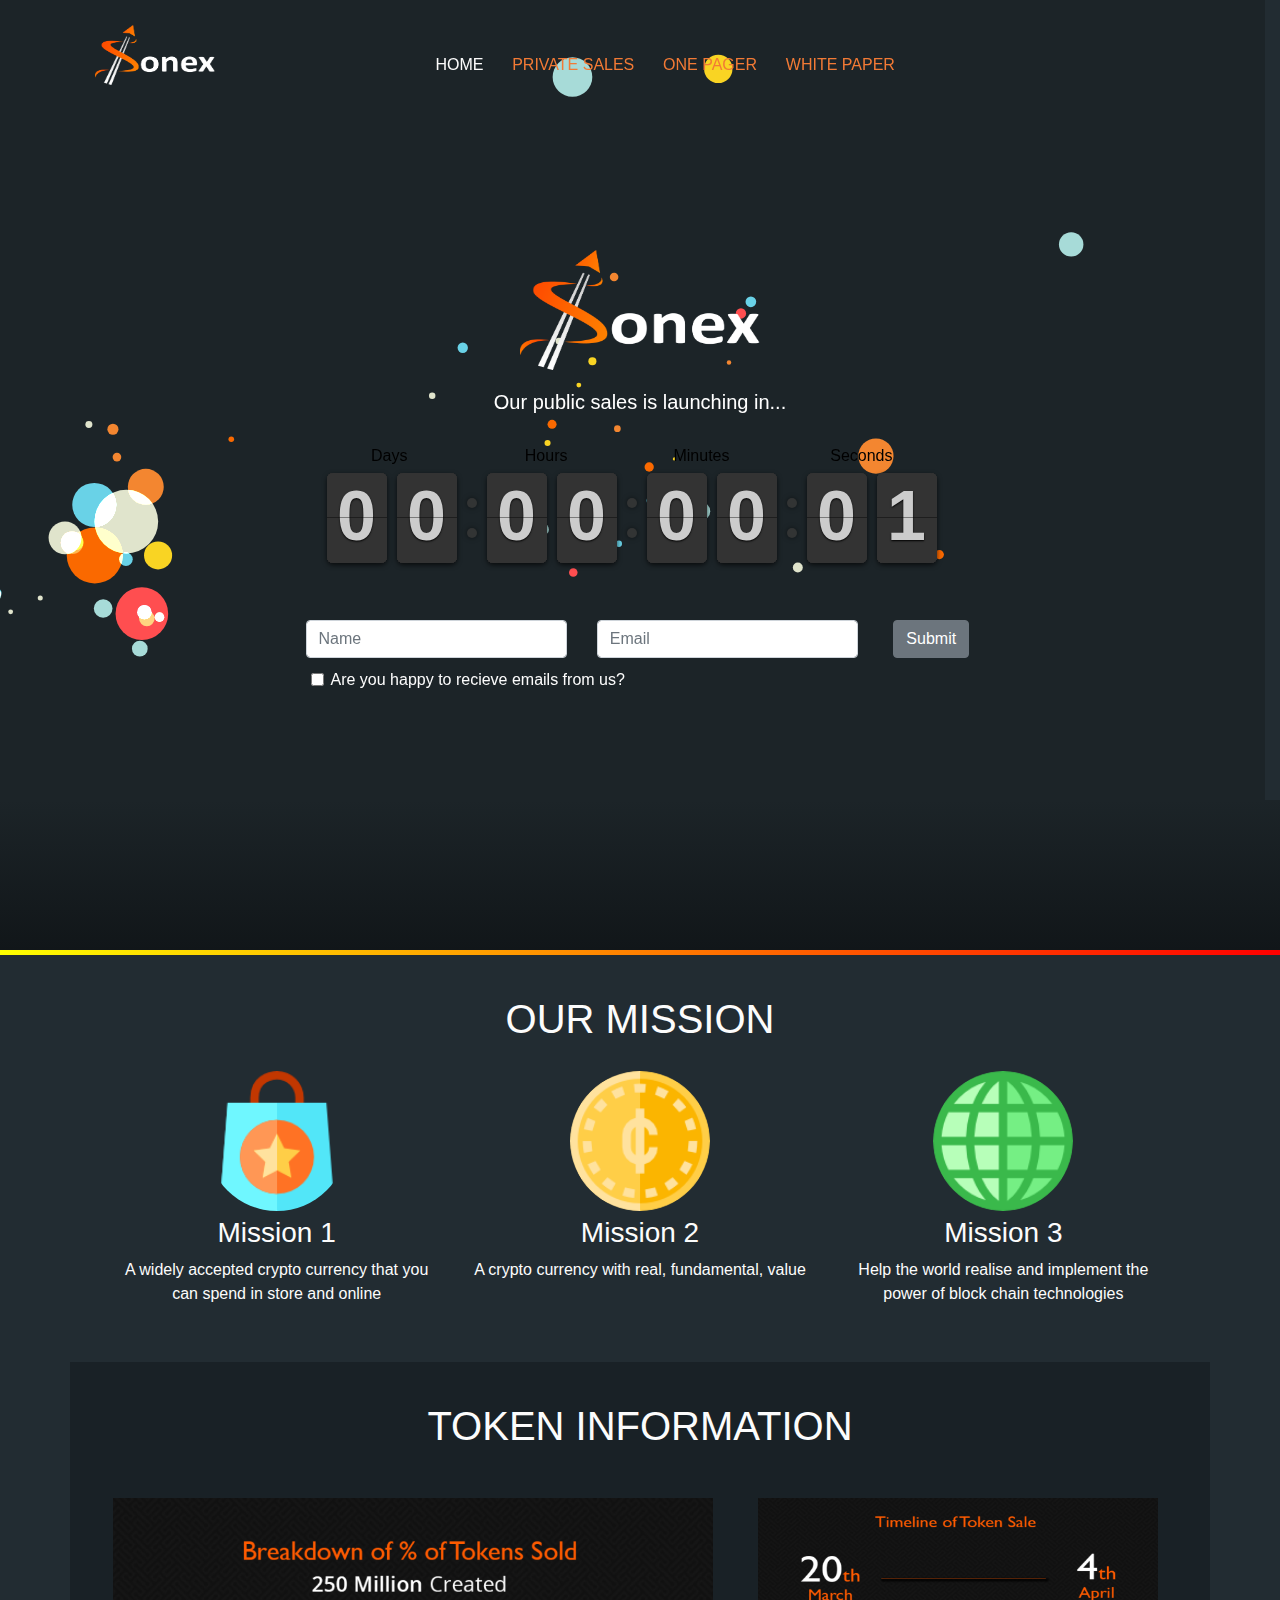
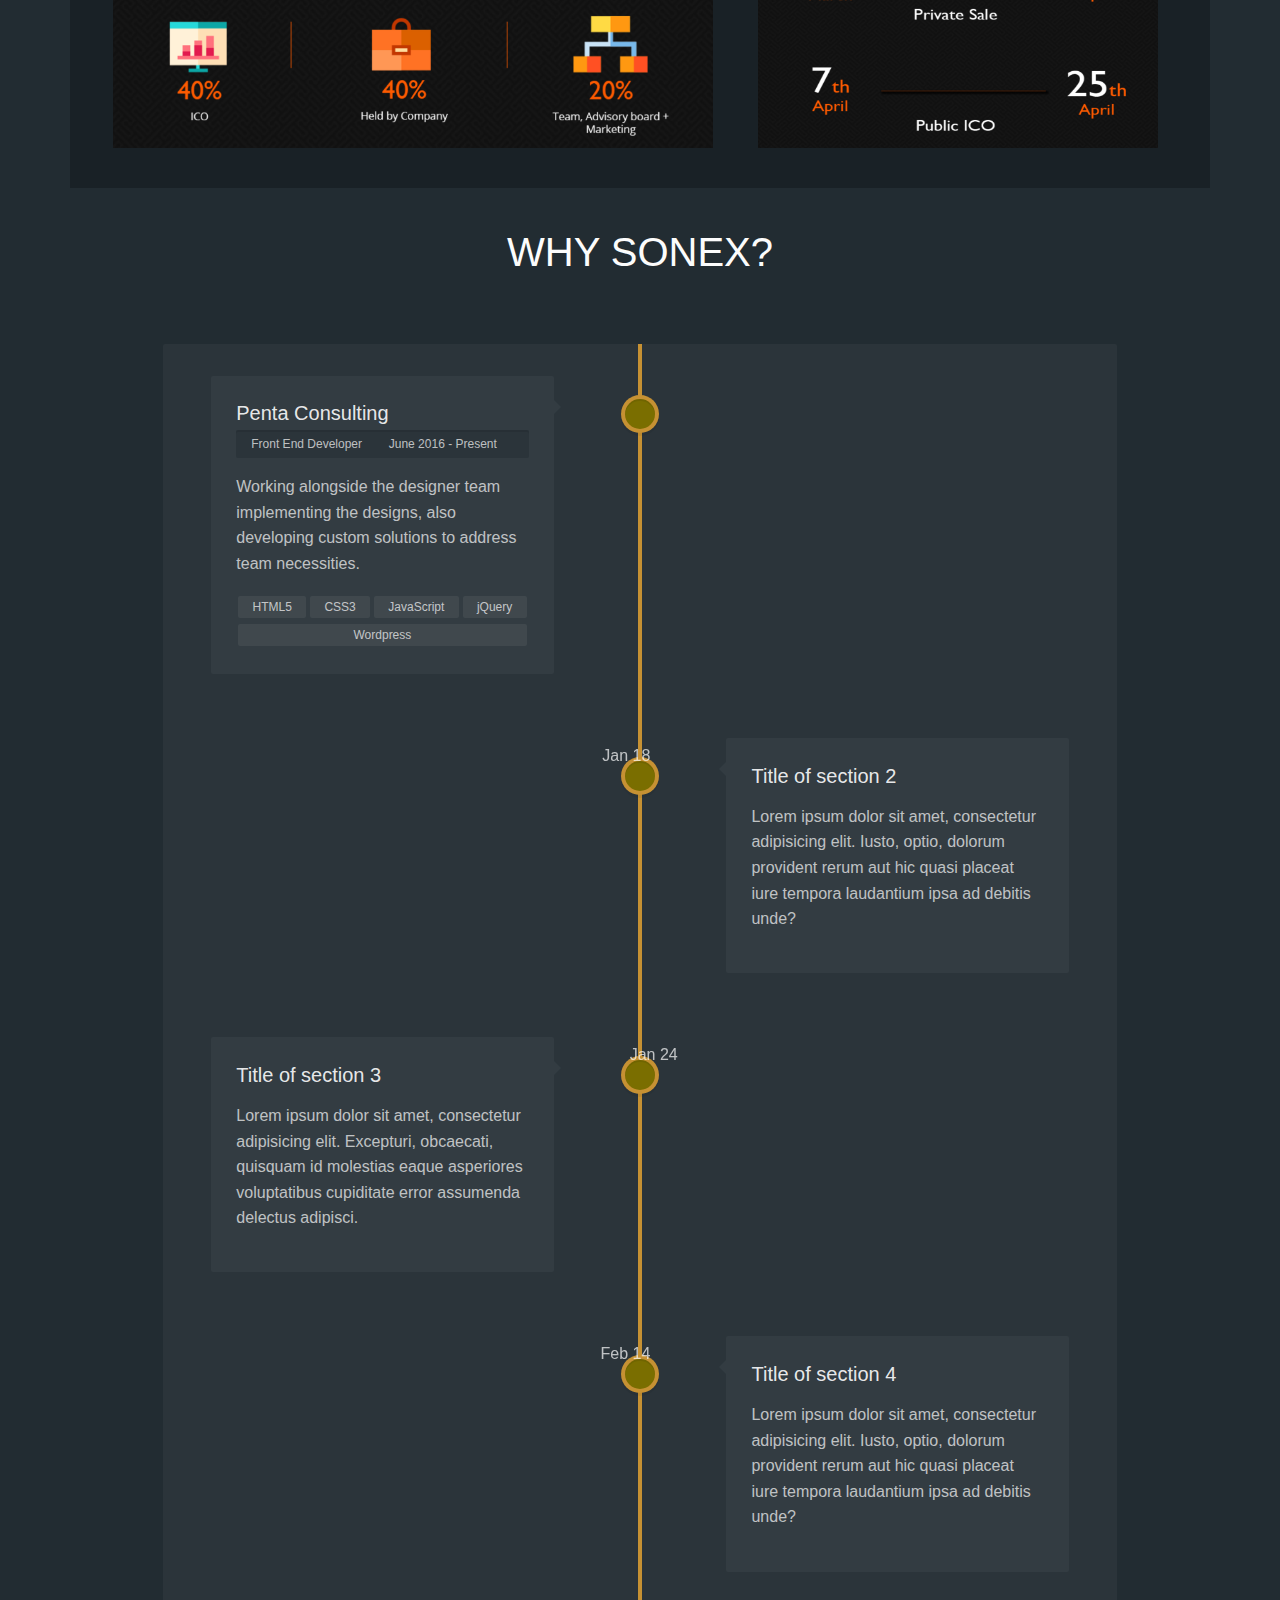
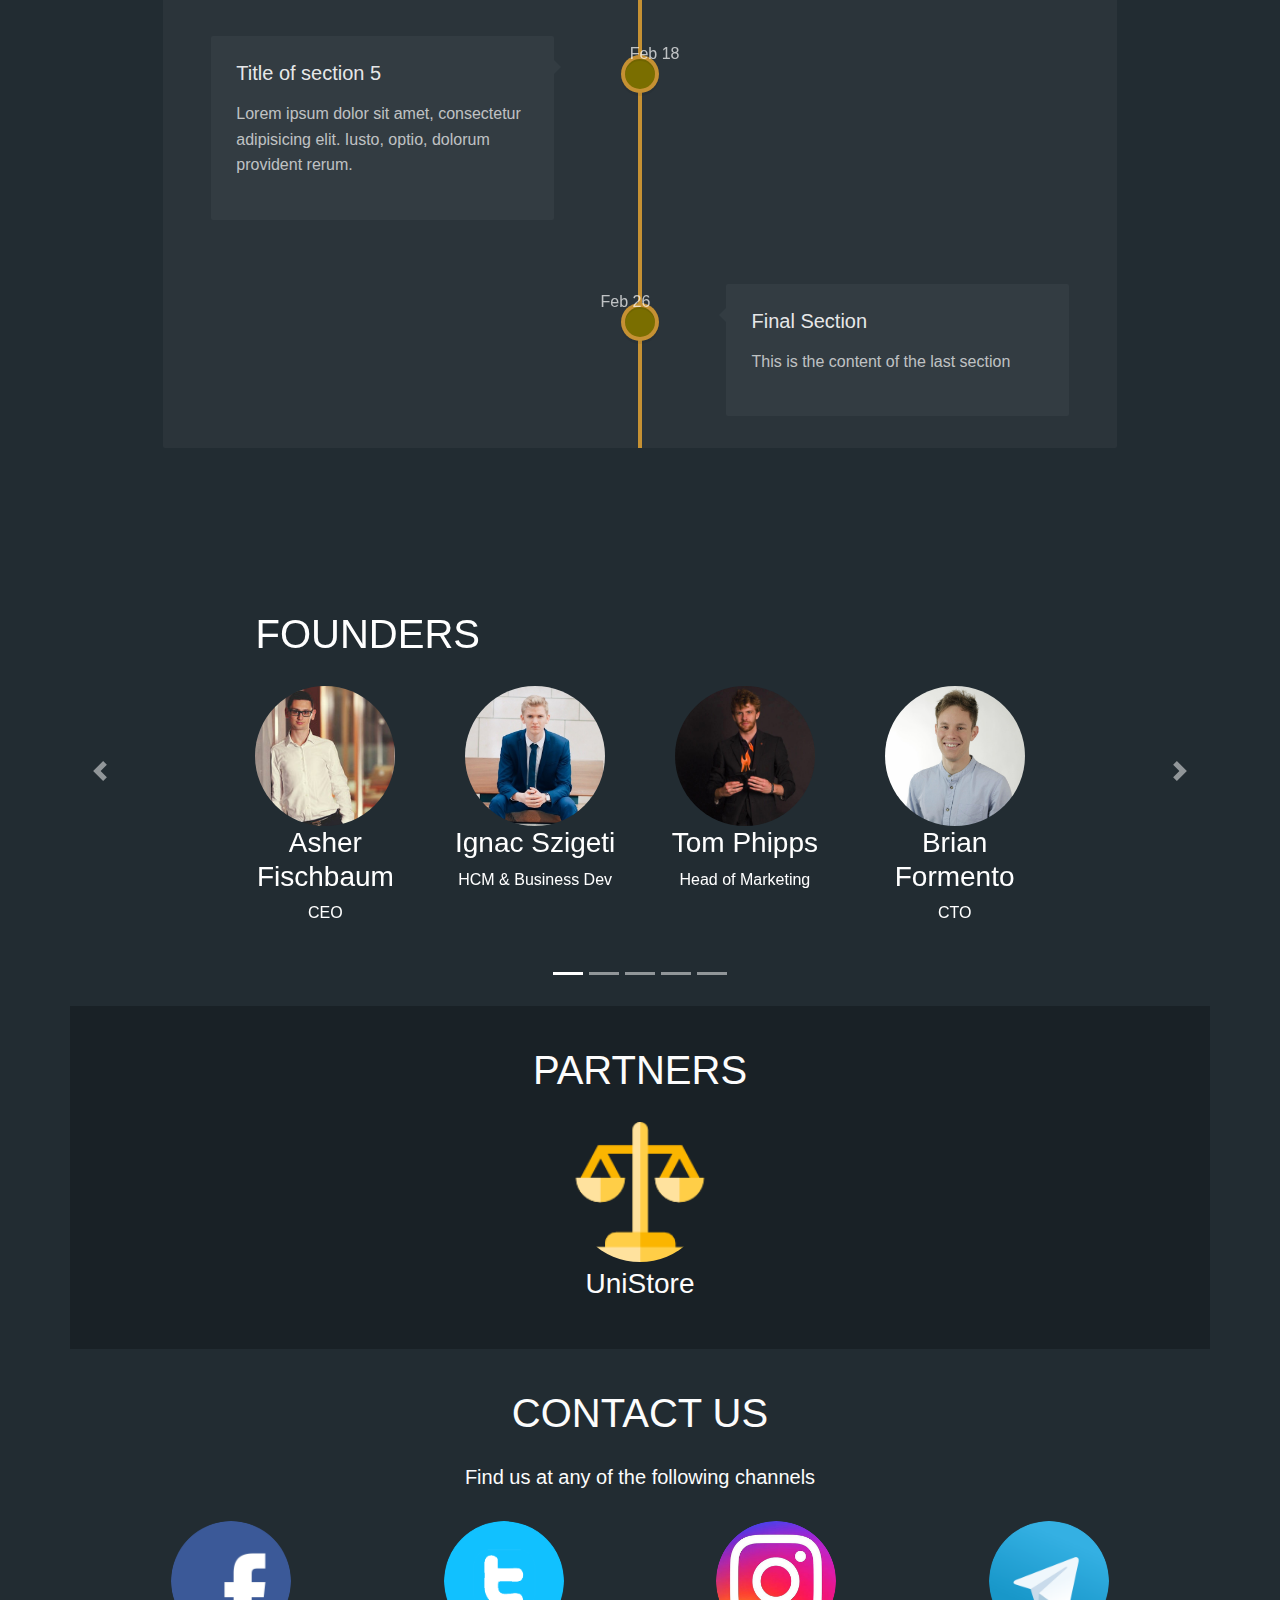
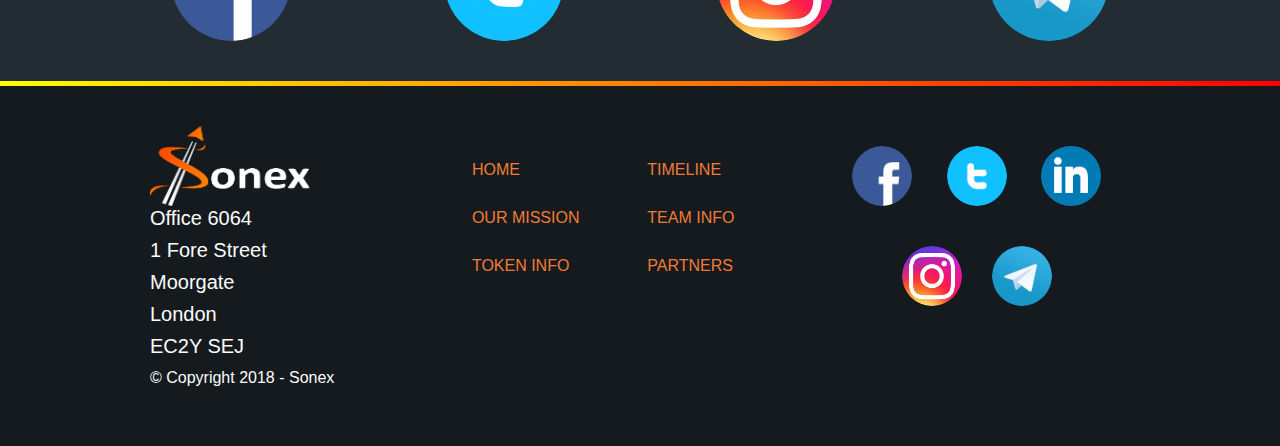
<file: index.html>
<html>
	<head>
		<meta charset="utf-8">
		<title>Sonex | </title>

		<link rel="shortcut icon" href="img/coin.png" type="image/png" />


		<!-- Bootstrap -->
		<link rel="stylesheet" href="https://maxcdn.bootstrapcdn.com/bootstrap/4.0.0/css/bootstrap.min.css" integrity="sha384-Gn5384xqQ1aoWXA+058RXPxPg6fy4IWvTNh0E263XmFcJlSAwiGgFAW/dAiS6JXm" crossorigin="anonymous">
		<script src="https://code.jquery.com/jquery-3.2.1.slim.min.js" integrity="sha384-KJ3o2DKtIkvYIK3UENzmM7KCkRr/rE9/Qpg6aAZGJwFDMVNA/GpGFF93hXpG5KkN" crossorigin="anonymous"></script>
		<script src="https://cdnjs.cloudflare.com/ajax/libs/popper.js/1.12.9/umd/popper.min.js" integrity="sha384-ApNbgh9B+Y1QKtv3Rn7W3mgPxhU9K/ScQsAP7hUibX39j7fakFPskvXusvfa0b4Q" crossorigin="anonymous"></script>
		<script src="https://maxcdn.bootstrapcdn.com/bootstrap/4.0.0/js/bootstrap.min.js" integrity="sha384-JZR6Spejh4U02d8jOt6vLEHfe/JQGiRRSQQxSfFWpi1MquVdAyjUar5+76PVCmYl" crossorigin="anonymous"></script>
		

		<script src="https://rawgithub.com/soulwire/sketch.js/master/js/sketch.min.js"></script>
		<script src="https://code.jquery.com/jquery-2.2.4.min.js" integrity="sha256-BbhdlvQf/xTY9gja0Dq3HiwQF8LaCRTXxZKRutelT44=" crossorigin="anonymous"></script>

		<link rel="stylesheet" href="css/timeline.css">
		<link rel="stylesheet" href="css/theme.css">
		<link rel="stylesheet" href="css/navigation.css">
		<link rel="stylesheet" href="css/body.css">
		<link type="text/css" rel="stylesheet" href="clock_assets/flipclock.css" />
		<script src="sketch.min.js"></script>



	</head>

	<body>

	<!-- NAV BAR -->

		<!-- <canvas class=" sketch"></canvas> -->
		<div class="showcase-content">
			<div class="container">
				<div class="row">
					<!--<a id="logo" href="https://getgrav.org">
        				<svg id="sonex-logo"></svg>
      				</a>-->
					<a class="navbar-brand" href="index.html"><img src="img/Sonex_Transparent.png" alt="Sonex Logo" height="60" width="120"></a>
      				<nav id="menu">
						<ul class="navigation">
	    			    	<li class="active"><a href="index.html"><span>Home</span></a></li>
	    			    	<li class=""><a href="index.html"><span>Private Sales</span></a></li>
	    			    	<li class=""><a href="onepager.html"><span>One Pager</span></a></li>
	    			    	<li class=""><a href="index.html"><span>White Paper</span></a></li>
						</ul>
					</nav>
				</div>
			</div>

			<!-- MAIN PAGE -->

			<div class="container">
				<main role="main" class="inner cover" id="frontpage">
					<a><img src="img/Sonex_Transparent.png" alt="Sonex Logo" height="120" width="240"></a>
			        <h1 class="lead">Our public sales is launching in...</h1>
					<div id="clock">
						<div class="clock-builder-output"></div>
						<script type="text/javascript" src="https://ajax.googleapis.com/ajax/libs/jquery/1.11.2/jquery.min.js"></script>
						<script type="text/javascript" src="clock_assets/flipclock.js"></script>

						<script>
						function myFunction(x) {
						if (x.matches) { // If media query matches
                            $(function(){
                                FlipClock.Lang.Custom = { days:'Days', hours:'Hours', minutes:'Minutes', seconds:'Seconds' };
                                var opts = {
                                    clockFace: 'DailyCounter',
                                    countdown: true,
                                    language: 'Custom'
                                };
                                opts.classes = {
                                    active: 'flip-clock-active',
                                    before: 'flip-clock-before',
                                    divider: 'flip-clock-divider',
                                    dot: 'flip-clock-dot',
                                    label: 'flip-clock-label',
                                    flip: 'flip',
                                    play: 'play',
                                    wrapper: 'flip-clock-small-wrapper'
                                };
                                var countdown = 1523059200 - ((new Date().getTime())/1000); // from: 04/07/2018 12:00 am +0000
                                countdown = Math.max(1, countdown);
                                $('.clock-builder-output').FlipClock(countdown, opts);
                            });
						} else {
                            $(function(){
                                FlipClock.Lang.Custom = { days:'Days', hours:'Hours', minutes:'Minutes', seconds:'Seconds' };
                                var opts = {
                                    clockFace: 'DailyCounter',
                                    countdown: true,
                                    language: 'Custom'
                                };
                                var countdown = 1523059200 - ((new Date().getTime())/1000); // from: 04/07/2018 12:00 am +0000
                                countdown = Math.max(1, countdown);
                                $('.clock-builder-output').FlipClock(countdown, opts);
                            });
						}
						}

						var x = window.matchMedia("(max-width: 600px)")
						myFunction(x) // Call listener function at run time
						x.addListener(myFunction) // Attach listener function on state changes
						</script>

					</div>
			        <p class="lead">
					<form id="form">
						<div class="row">
							<div class="col-5">
								<input type="text" class="form-control" placeholder="Name">
							</div>
							<div class="col-5">
								<input type="text" class="form-control" placeholder="Email">
							</div>
							<div class="col-2">
								<button type="submit" class="btn btn-secondary">Submit</button>
							</div>
						</div>
						<div class="row" id="checkbox">
							<input class="form-check-input" type="checkbox" id="inlineCheckbox1" value="option1">
							<label class="form-check-label" for="inlineCheckbox1">Are you happy to recieve emails from us?</label>
						</div>

					</form>
			        </p>
			    </main>
			</div>
			<script src="particle.min.js"></script>
		</div>

		<div id="gradient-bg"></div>
		<div class="color-divider"></div>


	<!-- MISSION -->

		<div class="container" id="mission">
			<h1 class="text-center">OUR MISSION</h1>
			<div class="row">
				<div class="col-md-4" align="center">
					<img class="rounded-circle" src="img/shopping.png" alt="Generic placeholder image" width="140" height="140">
					<h3 style="padding-top: 5px">Mission 1</h3>
					<p>A widely accepted crypto currency that you can spend in store and online</p>
				</div>
				<div class="col-md-4" align="center">
					<img class="rounded-circle" src="img/coin.png" alt="Generic placeholder image" width="140" height="140">
					<h3 style="padding-top: 5px">Mission 2</h3>
					<p>A crypto currency with real, fundamental, value</p>
				</div>
				<div class="col-md-4" align="center">
					<img class="rounded-circle" src="img/worldwide.png" alt="Generic placeholder image" width="140" height="140">
					<h3 style="padding-top: 5px">Mission 3</h3>
					<p>Help the world realise and implement the power of block chain technologies</p>
				</div>
			</div>
		</div>

	<!-- TOKEN INFORMATION -->

		<div class="container" id="tokenInfo" style="background-color: #192126">
			<h1 class="text-center">TOKEN INFORMATION</h1>
			<div class="row">
				<div class="col-lg-7" align="center" style="padding-top: 20px">
					<img src="img/token_breakdown.PNG" alt="Token Breakdown" width="600" height="250">
				</div>
				<div class="col-lg-5" align="center" style="padding-top: 20px">
					<img src="img/sales_timeline.PNG" alt="Sales Timeline" width="400" height="250">
				</div>
			</div>
		</div>

	<!-- TIMELINE -->

		<div class="container" id="timeline">
			<h1 class="text-center">WHY SONEX?</h1>
			<section id="cd-timeline" class="cd-container">
			<div class="cd-timeline-block">
				<div class="cd-timeline-img cd-picture">
				</div>

				<div class="cd-timeline-content">
					<h2>Penta Consulting</h2>
	        <div class="timeline-content-info">
	          <span class="timeline-content-info-title">
	            <i class="fa fa-certificate" aria-hidden="true"></i>
	            Front End Developer
	          </span>
	          <span class="timeline-content-info-date">
	            <i class="fa fa-calendar-o" aria-hidden="true"></i>
	            June 2016 - Present
	          </span>
	        </div>
					<p>Working alongside the designer team implementing the designs, also developing custom solutions to address team necessities.</p>
	        <ul class="content-skills">
	        <li>HTML5</li>
	        <li>CSS3</li>
	        <li>JavaScript</li>
	        <li>jQuery</li>
	        <li>Wordpress</li>
	        </ul>
				</div> <!-- cd-timeline-content -->
			</div> <!-- cd-timeline-block -->

			<div class="cd-timeline-block">
				<div class="cd-timeline-img cd-movie">
				</div> <!-- cd-timeline-img -->

				<div class="cd-timeline-content">
					<h2>Title of section 2</h2>
					<p>Lorem ipsum dolor sit amet, consectetur adipisicing elit. Iusto, optio, dolorum provident rerum aut hic quasi placeat iure tempora laudantium ipsa ad debitis unde?</p>
					<span class="cd-date">Jan 18</span>
				</div> <!-- cd-timeline-content -->
			</div> <!-- cd-timeline-block -->

			<div class="cd-timeline-block">
				<div class="cd-timeline-img cd-picture">
				</div> <!-- cd-timeline-img -->

				<div class="cd-timeline-content">
					<h2>Title of section 3</h2>
					<p>Lorem ipsum dolor sit amet, consectetur adipisicing elit. Excepturi, obcaecati, quisquam id molestias eaque asperiores voluptatibus cupiditate error assumenda delectus adipisci.</p>
					<span class="cd-date">Jan 24</span>
				</div> <!-- cd-timeline-content -->
			</div> <!-- cd-timeline-block -->

			<div class="cd-timeline-block">
				<div class="cd-timeline-img cd-location">
				</div> <!-- cd-timeline-img -->

				<div class="cd-timeline-content">
					<h2>Title of section 4</h2>
					<p>Lorem ipsum dolor sit amet, consectetur adipisicing elit. Iusto, optio, dolorum provident rerum aut hic quasi placeat iure tempora laudantium ipsa ad debitis unde?</p>
					<span class="cd-date">Feb 14</span>
				</div> <!-- cd-timeline-content -->
			</div> <!-- cd-timeline-block -->

			<div class="cd-timeline-block">
				<div class="cd-timeline-img cd-location">
				</div> 

				<div class="cd-timeline-content">
					<h2>Title of section 5</h2>
					<p>Lorem ipsum dolor sit amet, consectetur adipisicing elit. Iusto, optio, dolorum provident rerum.</p>
					<span class="cd-date">Feb 18</span>
				</div> <!-- cd-timeline-content -->
			</div> <!-- cd-timeline-block -->

			<div class="cd-timeline-block">
				<div class="cd-timeline-img cd-movie">
				</div> <!-- cd-timeline-img -->

				<div class="cd-timeline-content">
					<h2>Final Section</h2>
					<p>This is the content of the last section</p>
					<span class="cd-date">Feb 26</span>
				</div> <!-- cd-timeline-content -->
			</div> <!-- cd-timeline-block -->
		</section> <!-- cd-timeline -->
	</div>






	<!-- TEAM INFO -->

	<div class="containerSlideShow" id="teamInfo">

		<div id="myCarousel" class="carousel slide" data-ride="carousel">
			<ol class="carousel-indicators">
				<li data-target="#myCarousel" data-slide-to="0" class="active"></li>
				<li data-target="#myCarousel" data-slide-to="1" class=""></li>
				<li data-target="#myCarousel" data-slide-to="2" class=""></li>
				<li data-target="#myCarousel" data-slide-to="3" class=""></li>
				<li data-target="#myCarousel" data-slide-to="4" class=""></li>
			</ol>
			<div class="carousel-inner">
				<div class="carousel-item active">
					<img class="first-slide" src="[data-uri]" alt="First slide" style="height: 400px; visibility: hidden">
					<div class="container">
						<div class="carousel-caption text-left" style="padding: 40px">
							<h1>FOUNDERS</h1>
							<div class="row">
								<div class="col-md-3" align="center">
									<img class="rounded-circle" src="img/asher.jpg" alt="Generic placeholder image" width="140" height="140">
									<h3>Asher Fischbaum</h3>
									<p>CEO</p>
								</div>
								<div class="col-md-3" align="center">
									<img class="rounded-circle" src="img/ignac.jpg" alt="Generic placeholder image" width="140" height="140">
									<h3>Ignac Szigeti</h3>
									<p>HCM & Business Dev</p>
								</div>
								<div class="col-md-3" align="center">
									<img class="rounded-circle" src="img/tom.jpg" alt="Generic placeholder image" width="140" height="140">
									<h3>Tom Phipps</h3>
									<p>Head of Marketing</p>
								</div>
								<div class="col-md-3" align="center">
									<img class="rounded-circle" src="img/brian.jpg" alt="Generic placeholder image" width="140" height="140">
									<h3>Brian Formento</h3>
									<p>CTO</p>
								</div>
							</div>
							<div class="product-device box-shadow d-none d-md-block"></div>
							<div class="product-device product-device-2 box-shadow d-none d-md-block"></div>
						</div>
					</div>
				</div>
				<div class="carousel-item">
					<img class="second-slide" src="[data-uri]" alt="Second slide" style="height: 400px; visibility: hidden">
					<div class="container">
						<div class="carousel-caption text-left" style="padding: 40px">
							<h1>FOUNDERS</h1>
							<div class="row">
								<div class="col-md-4" align="center">
									<img class="rounded-circle" src="img/jon.jpg" alt="Generic placeholder image" width="140" height="140">
									<h3>John-Ross Chambers</h3>
									<p>Investor Relations</p>
								</div>
								<div class="col-md-4" align="center">
									<img class="rounded-circle" src="img/pawel.jpg" alt="Generic placeholder image" width="140" height="140">
									<h3>Pawel Kostkowski</h3>
									<p>Developer</p>
								</div>
								<div class="col-md-4" align="center">
									<img class="rounded-circle" src="img/ivan.jpg" alt="Generic placeholder image" width="140" height="140">
									<h3>Ivan Chan</h3>
									<p>Developer</p>
								</div>
							</div>
							<div class="product-device box-shadow d-none d-md-block"></div>
							<div class="product-device product-device-2 box-shadow d-none d-md-block"></div>
						</div>
					</div>
				</div>
				<div class="carousel-item">
					<img class="third-slide" src="[data-uri]" alt="Third slide" style="height: 400px; visibility: hidden">
					<div class="container">
						<div class="carousel-caption text-left" style="padding: 60px">
							<h1>ADVISERS</h1>
							<div class="row">
								<div class="col-md-4" align="center">
									<img class="rounded-circle" src="img/fischbaum.jpg" alt="Generic placeholder image" width="140" height="140">
									<h3>Alexander Fischbaum</h3>
								</div>
								<div class="col-md-4" align="center">
									<img class="rounded-circle" src="img/alexandry.jpg" alt="Generic placeholder image" width="140" height="140">
									<h3>Alexandry Augustine</h3>
								</div>
								<div class="col-md-4" align="center">
									<img class="rounded-circle" src="img/person.jpg" alt="Generic placeholder image" width="140" height="140">
									<h3>Michael</h3>
								</div>
							</div>
							<div class="product-device box-shadow d-none d-md-block"></div>
							<div class="product-device product-device-2 box-shadow d-none d-md-block"></div>
						</div>
					</div>
				</div>
				<div class="carousel-item">
					<img class="fourth-slide" src="[data-uri]" alt="Fourth slide" style="height: 400px; visibility: hidden">
					<div class="container">
						<div class="carousel-caption text-left" style="padding: 40px">
							<h1>TEAM MEMBERS</h1>
							<div class="row">
								<div class="col-md-4" align="center">
									<img class="rounded-circle" src="img/yacob.jpg" alt="Generic placeholder image" width="140" height="140">
									<h3>Yacob Sidatan</h3>
									<p>Marketing</p>
								</div>
								<div class="col-md-4" align="center">
									<img class="rounded-circle" src="img/josh.jpg" alt="Generic placeholder image" width="140" height="140">
									<h3>Josh Adeniyi</h3>
									<p>Graphic Designer</p>
								</div>
								<div class="col-md-4" align="center">
									<img class="rounded-circle" src="img/arun.jpg" alt="Generic placeholder image" width="140" height="140">
									<h3>Arun Aggarwal</h3>
									<p>Marketing</p>
								</div>
							</div>
							<div class="product-device box-shadow d-none d-md-block"></div>
							<div class="product-device product-device-2 box-shadow d-none d-md-block"></div>
						</div>
					</div>
				</div>
				<div class="carousel-item">
					<img class="fifth-slide" src="[data-uri]" alt="Fifth slide" style="height: 400px; visibility: hidden">
					<div class="container">
						<div class="carousel-caption text-left" style="padding: 40px">
							<h1>TEAM MEMBERS</h1>
							<div class="row">
								<div class="col-md-4" align="center">
									<img class="rounded-circle" src="img/person.jpg" alt="Generic placeholder image" width="140" height="140">
									<h3>Hiren Patel</h3>
									<p>Research Analyst</p>
								</div>
								<div class="col-md-4" align="center">
									<img class="rounded-circle" src="img/alex.jpg" alt="Generic placeholder image" width="140" height="140">
									<h3>Alexandra Sborschikova</h3>
									<p>Investor Relations</p>
								</div>
								<div class="col-md-4" align="center">
									<img class="rounded-circle" src="img/amy.jpg" alt="Generic placeholder image" width="140" height="140">
									<h3>Amy Fearn</h3>
									<p>Website Developer</p>
								</div>
							</div>
							<div class="product-device box-shadow d-none d-md-block"></div>
							<div class="product-device product-device-2 box-shadow d-none d-md-block"></div>
						</div>
					</div>
				</div>
			</div>
			<a class="carousel-control-prev" href="#myCarousel" role="button" data-slide="prev">
				<span class="carousel-control-prev-icon" aria-hidden="true"></span>
				<span class="sr-only">Previous</span>
			</a>
			<a class="carousel-control-next" href="#myCarousel" role="button" data-slide="next">
				<span class="carousel-control-next-icon" aria-hidden="true"></span>
				<span class="sr-only">Next</span>
			</a>
		</div>
	</div>
	<!-- PARTNERS -->

	<div class="container" id="partners" style="background-color: #192126">
		<h1 class="text-center">PARTNERS</h1>
		<div class="row">
			<div class="col-md-12" align="center">
				<img class="rounded-circle" src="img/balance.png" alt="Generic placeholder image" width="140" height="140">
				<h3 style="padding-top: 5px">UniStore</h3>
			</div>
		</div>
	</div>

	<!-- CONTACT US -->

    <div class="container" id="contact">
		<h1 class="text-center">CONTACT US</h1>
		<h5 align="center">Find us at any of the following channels</h5>
		<br>
    	<div class="row">
          <div class="col-md-3" align="center">
			  <a href="https://www.facebook.com/Sonex.io/">
              <img class="rounded-circle" src="img/facebook.png" alt="Facebook logo" width="120" height="120"></a>
          </div>
          <div class="col-md-3" align="center">
			  <a href="https://t.me/sonexcoin/">
              <img class="rounded-circle" src="img/twitter.png" alt="Twitter logo" width="120" height="120"></a>
          </div>
          <div class="col-md-3" align="center">
			  <a href="https://t.me/sonexcoin/">
              <img class="rounded-circle" src="img/instagram.png" alt="Instagram" width="120" height="120"></a>
          </div>
		  <div class="col-md-3" align="center">
			  <a href="https://t.me/sonexcoin/">
			  <img class="rounded-circle" src="img/telegram.png" alt="Telegram" width="120" height="120"></a>
		  </div>
        </div>
    </div>

	</body>

	<footer>
		<div class="color-divider"></div>
		<div class="containerStyle">
			<div class="row">
				<div class="col-md-3">
					<a><img src="img/Sonex_Transparent.png" alt="Sonex Logo" height="80" width="160"></a>
					<h5>Office 6064</h5>
					<h5>1 Fore Street</h5>
					<h5>Moorgate</h5>
					<h5>London</h5>
					<h5>EC2Y SEJ</h5>
				</div>
				<div class="col-md-5">
					<ul class="navigation" style="display: inline-flex">
						<div class="col-md-6">
							<li class=""><a href="index.html"><span>Home</span></a></li>
							<li class=""><a href="#mission"><span>Our Mission</span></a></li>
							<li class=""><a href="#tokenInfo"><span>Token Info</span></a></li>
						</div>
						<div class="col-md-6">
							<li class=""><a href="#timeline"><span>Timeline</span></a></li>
							<li class=""><a href="#teamInfo"><span>Team Info</span></a></li>
							<li class=""><a href="#partners"><span>Partners</span></a></li>
						</div>
					</ul>
				</div>
				<div class="col-md-4">
					<div class="row" style="padding: 20px">
						<div class="col-md-4" align="right">
							<a href="https://www.facebook.com/Sonex.io/">
								<img class="rounded-circle" src="img/facebook.png" alt="Facebook Logo" width="60" height="60"></a>
						</div>
						<div class="col-md-4" align="center">
							<a href="https://www.facebook.com/Sonex.io/">
								<img class="rounded-circle" src="img/twitter.png" alt="Twitter Logo" width="60" height="60"></a>
						</div>
						<div class="col-md-4" align="left">
							<a href="https://www.linkedin.com/company/sonex-io/">
								<img class="rounded-circle" src="img/linkedin.png" alt="LinkedIn Logo" width="60" height="60"></a>
						</div>
					</div>
					<div class="row" style="padding: 20px">
						<div class="col-md-6" align="right">
							<a href="https://www.facebook.com/Sonex.io/">
								<img class="rounded-circle" src="img/instagram.png" alt="Instagram Logo" width="60" height="60"></a>
						</div>
						<div class="col-md-6" align="left">
							<a href="https://t.me/sonexcoin/">
								<img class="rounded-circle" src="img/telegram.png" alt="Telegram Logo" width="60" height="60"></a>
						</div>
					</div>
				</div>
			</div>
			<p class="col-md-offset-1">&copy; Copyright 2018 - Sonex</p>
		</div>
	</footer>



</html>
</file>
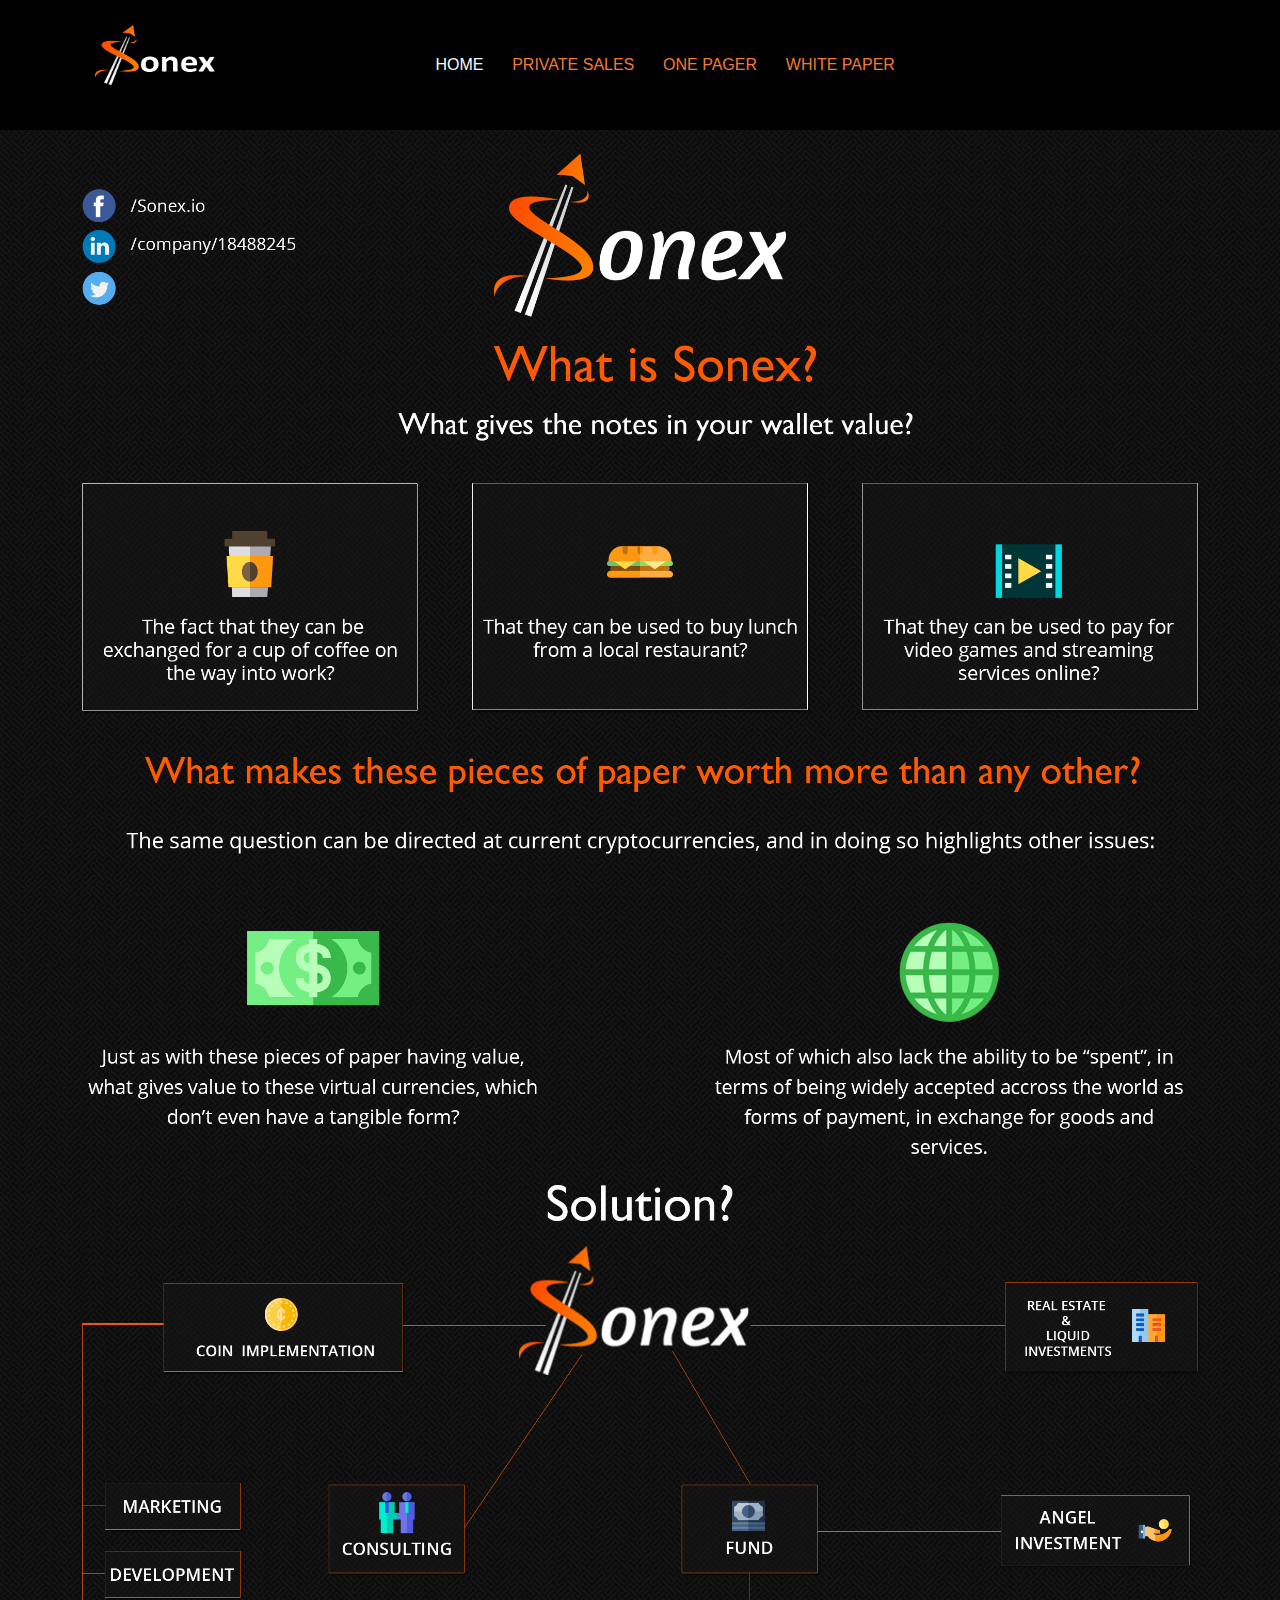
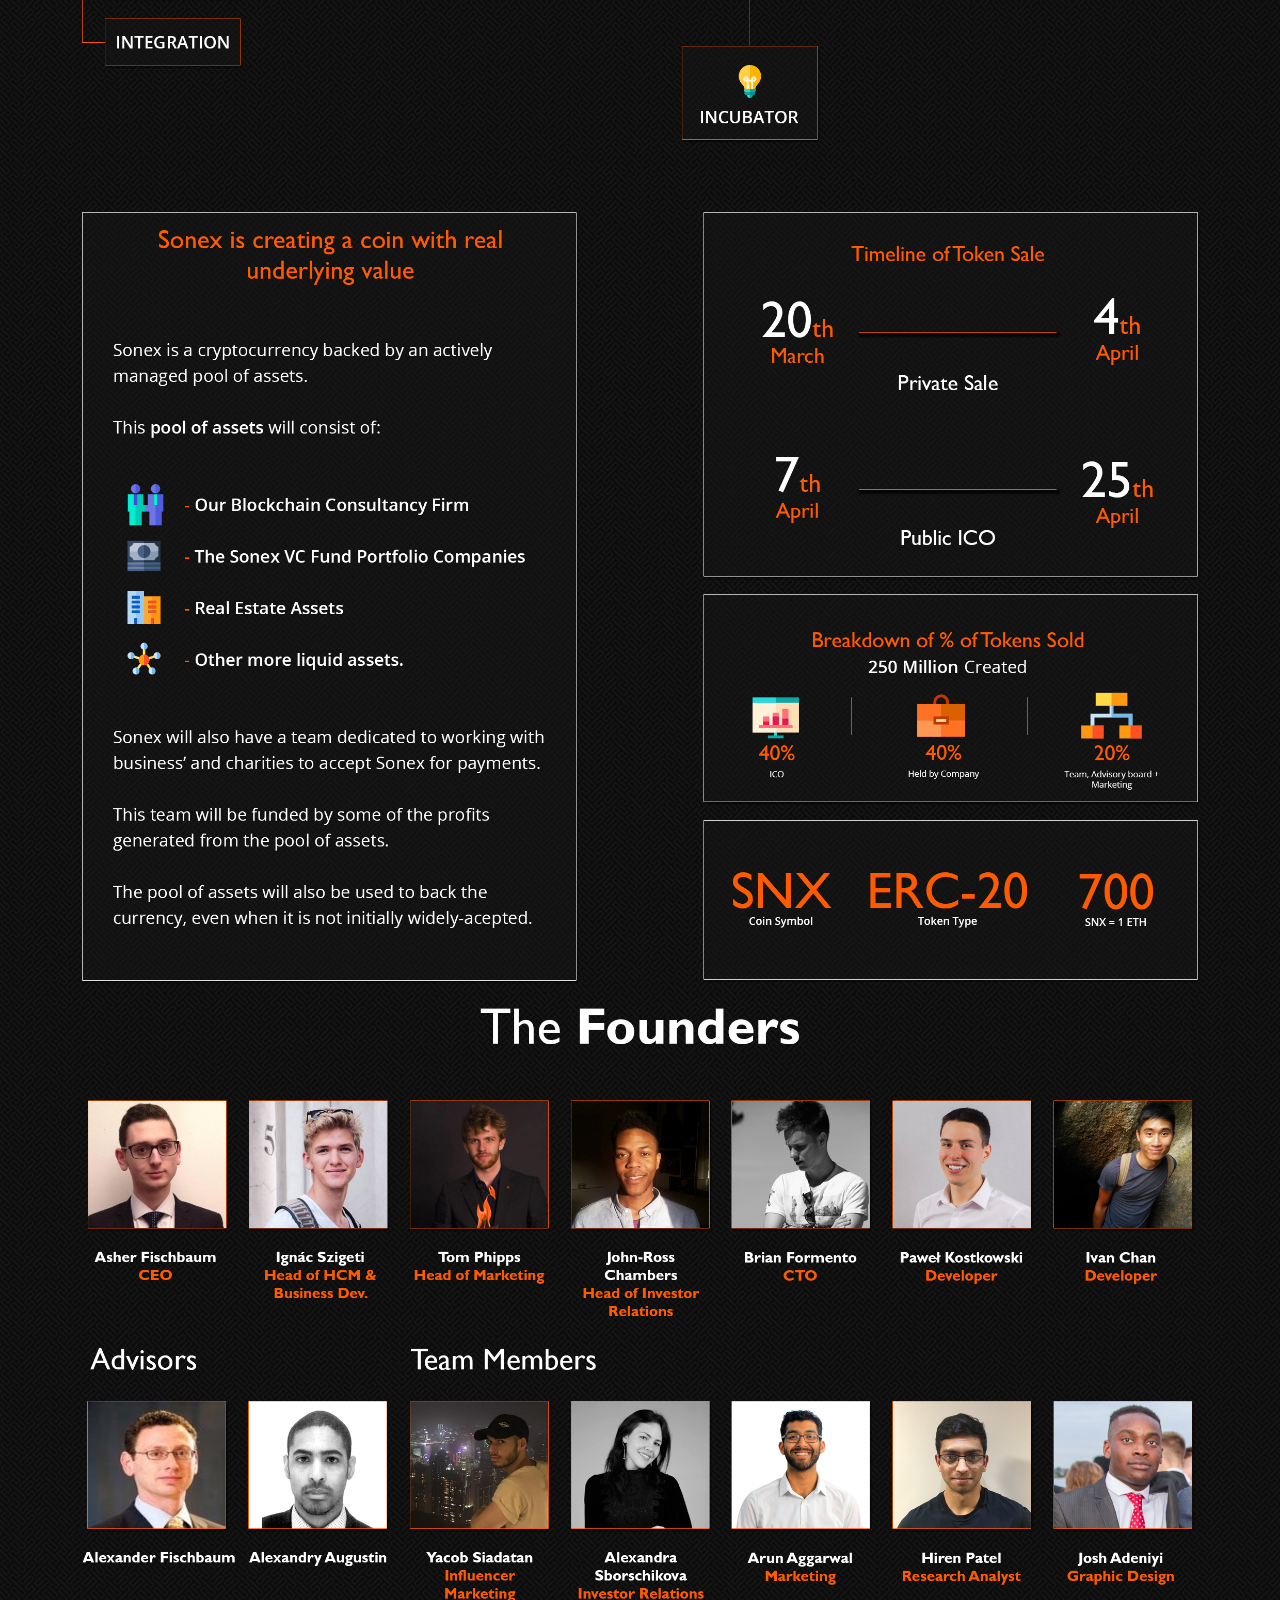
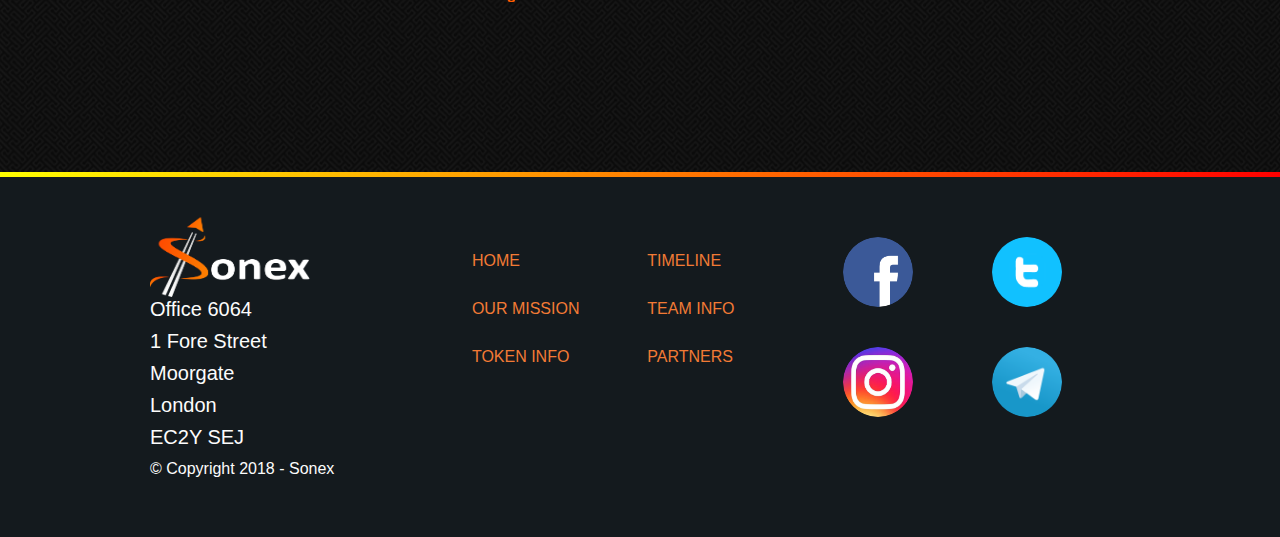
<file: onepager.html>
<html>
    <head>
        <meta charset="utf-8">
        <title>Sonex | </title>

        <link rel="shortcut icon" href="img/coin.png" type="image/png" />


        <!-- Bootstrap -->
        <link rel="stylesheet" href="https://maxcdn.bootstrapcdn.com/bootstrap/4.0.0/css/bootstrap.min.css" integrity="sha384-Gn5384xqQ1aoWXA+058RXPxPg6fy4IWvTNh0E263XmFcJlSAwiGgFAW/dAiS6JXm" crossorigin="anonymous">
        <script src="https://code.jquery.com/jquery-3.2.1.slim.min.js" integrity="sha384-KJ3o2DKtIkvYIK3UENzmM7KCkRr/rE9/Qpg6aAZGJwFDMVNA/GpGFF93hXpG5KkN" crossorigin="anonymous"></script>
        <script src="https://cdnjs.cloudflare.com/ajax/libs/popper.js/1.12.9/umd/popper.min.js" integrity="sha384-ApNbgh9B+Y1QKtv3Rn7W3mgPxhU9K/ScQsAP7hUibX39j7fakFPskvXusvfa0b4Q" crossorigin="anonymous"></script>
        <script src="https://maxcdn.bootstrapcdn.com/bootstrap/4.0.0/js/bootstrap.min.js" integrity="sha384-JZR6Spejh4U02d8jOt6vLEHfe/JQGiRRSQQxSfFWpi1MquVdAyjUar5+76PVCmYl" crossorigin="anonymous"></script>


        <script src="https://rawgithub.com/soulwire/sketch.js/master/js/sketch.min.js"></script>
        <script src="https://code.jquery.com/jquery-2.2.4.min.js" integrity="sha256-BbhdlvQf/xTY9gja0Dq3HiwQF8LaCRTXxZKRutelT44=" crossorigin="anonymous"></script>

        <link rel="stylesheet" href="css/timeline.css">
        <link rel="stylesheet" href="css/theme.css">
        <link rel="stylesheet" href="css/navigation.css">
        <link rel="stylesheet" href="css/body.css">
        <link type="text/css" rel="stylesheet" href="clock_assets/flipclock.css" />
        <script src="sketch.min.js"></script>



    </head>

    <body>

    <!-- NAV BAR -->

    <div class="showcase-content" style="background-color: black;">
        <div class="container">
            <div class="row">
                <a class="navbar-brand" href="#"><img src="img/Sonex_Transparent.png" alt="Sonex Logo" height="60" width="120"></a>
                <nav id="menu">
                    <ul class="navigation">
                        <li class="active"><a href="index.html"><span>Home</span></a></li>
                        <li class=""><a href="index.html"><span>Private Sales</span></a></li>
                        <li class=""><a href="onepager.html"><span>One Pager</span></a></li>
                        <li class=""><a href="index.html"><span>White Paper</span></a></li>
                    </ul>
                </nav>
            </div>
        </div>
    </div>

    <a><img src="img/onepager.png" alt="Sonex Logo" width="100%" style="margin-top: 120px"></a>

    </body>

    <footer>
        <div class="color-divider"></div>
        <div class="containerStyle">
            <div class="row">
                <div class="col-md-3">
                    <a><img src="img/Sonex_Transparent.png" alt="Sonex Logo" height="80" width="160"></a>
                    <h5>Office 6064</h5>
                    <h5>1 Fore Street</h5>
                    <h5>Moorgate</h5>
                    <h5>London</h5>
                    <h5>EC2Y SEJ</h5>
                </div>
                <div class="col-md-5">
                    <ul class="navigation" style="display: inline-flex">
                        <div class="col-md-6">
                            <li class=""><a href="index.html"><span>Home</span></a></li>
                            <li class=""><a href="#mission"><span>Our Mission</span></a></li>
                            <li class=""><a href="#tokenInfo"><span>Token Info</span></a></li>
                        </div>
                        <div class="col-md-6">
                            <li class=""><a href="#timeline"><span>Timeline</span></a></li>
                            <li class=""><a href="#teamInfo"><span>Team Info</span></a></li>
                            <li class=""><a href="#partners"><span>Partners</span></a></li>
                        </div>
                    </ul>
                </div>
                <div class="col-md-4">
                    <div class="row" style="padding: 20px">
                        <div class="col-md-6">
                            <a href="https://www.facebook.com/Sonex.io/">
                                <img class="rounded-circle" src="img/facebook.png" alt="Facebook Logo" width="70" height="70"></a>
                        </div>
                        <div class="col-md-6">
                            <a href="https://www.facebook.com/Sonex.io/">
                                <img class="rounded-circle" src="img/twitter.png" alt="Twitter Logo" width="70" height="70"></a>
                        </div>
                    </div>
                    <div class="row" style="padding: 20px">
                        <div class="col-md-6">
                            <a href="https://www.facebook.com/Sonex.io/">
                                <img class="rounded-circle" src="img/instagram.png" alt="Instagram Logo" width="70" height="70"></a>
                        </div>
                        <div class="col-md-6">
                            <a href="https://t.me/sonexcoin/">
                                <img class="rounded-circle" src="img/telegram.png" alt="Telegram Logo" width="70" height="70"></a>
                        </div>
                    </div>
                </div>
            </div>
            <p class="col-md-offset-1">&copy; Copyright 2018 - Sonex</p>
        </div>
    </footer>

</html>
</file>
<file: css/timeline.css>
.cd-container {
  width: 90%;
  max-width: 1080px;
  margin: 0 auto;
  background: #2B343A;
  padding: 0 10%;
  border-radius: 2px;
}
.cd-container::after {
  content: '';
  display: table;
  clear: both;
}

/* -------------------------------- 

Main components 

-------------------------------- */


#cd-timeline {
  position: relative;
  padding: 2em 0;
  margin-top: 2em;
  margin-bottom: 2em;
}
#cd-timeline::before {
  content: '';
  position: absolute;
  top: 0;
  left: 25px;
  height: 100%;
  width: 4px;
  background: #c69133;
}
@media only screen and (min-width: 1170px) {
  #cd-timeline {
    margin-top: 3em;
    margin-bottom: 3em;
  }
  #cd-timeline::before {
    left: 50%;
    margin-left: -2px;
  }
}

.cd-timeline-block {
  position: relative;
  margin: 2em 0;
}
.cd-timeline-block:after {
  content: "";
  display: table;
  clear: both;
}
.cd-timeline-block:first-child {
  margin-top: 0;
}
.cd-timeline-block:last-child {
  margin-bottom: 0;
}
@media only screen and (min-width: 1170px) {
  .cd-timeline-block {
    margin: 4em 0;
  }
  .cd-timeline-block:first-child {
    margin-top: 0;
  }
  .cd-timeline-block:last-child {
    margin-bottom: 0;
  }
}

.cd-timeline-img {
  position: absolute;
  top: 8px;
  left: 12px;
  width: 30px;
  height: 30px;
  border-radius: 50%;
  box-shadow: 0 0 0 4px #c69133, inset 0 2px 0 rgba(0, 0, 0, 0.08), 0 3px 0 4px rgba(0, 0, 0, 0.05);
}
.cd-timeline-img {
  background: #7a6e00;
}
@media only screen and (min-width: 1170px) {
  .cd-timeline-img {
    width: 30px;
    height: 30px;
    left: 50%;
    margin-left: -15px;
    margin-top: 15px;
    /* Force Hardware Acceleration in WebKit */
    -webkit-transform: translateZ(0);
    -webkit-backface-visibility: hidden;
  }
}

.cd-timeline-content {
  position: relative;
  margin-left: 60px;
  margin-right: 30px;
  background: #333C42;
  border-radius: 2px;
  padding: 1em;
  .timeline-content-info {
    background: #2B343A;
    padding: 5px 10px;
    color: rgba(255,255,255,0.7);
    font-size: 12px;
    box-shadow:  inset 0 2px 0 rgba(0, 0, 0, 0.08);
    border-radius: 2px;
    i {
      margin-right: 5px;
    }
    .timeline-content-info-title, .timeline-content-info-date {  
      width: calc(50% - 2px);
      display: inline-block;
    }
    @media (max-width: 500px) {
      .timeline-content-info-title, .timeline-content-info-date {  
        display: block;
        width:100%;
      } 
    }
  }
  .content-skills {
    font-size: 12px;
    padding:0;
    margin-bottom: 0;
    display:flex;
    flex-wrap: wrap;
    justify-content: center;
    li {
      background: #40484D;
      border-radius: 2px;
      display: inline-block;
      padding: 2px 10px;
      color: rgba(255,255,255,0.7);
      margin: 3px 2px;
      text-align: center;
      flex-grow: 1;
    }
  }
}
.cd-timeline-content:after {
  content: "";
  display: table;
  clear: both;
}
.cd-timeline-content h2 {
  color: rgba(255,255,255,.9);
  margin-top:0;
  margin-bottom: 5px;
}
.cd-timeline-content p, .cd-timeline-content .cd-date {
  color: rgba(255,255,255,.7);
  font-size: 13px;
  font-size: 0.8125rem;
}
.cd-timeline-content .cd-date {
  display: inline-block;
}
.cd-timeline-content p {
  margin: 1em 0;
  line-height: 1.6;
}

.cd-timeline-content::before {
  content: '';
  position: absolute;
  top: 16px;
  right: 100%;
  height: 0;
  width: 0;
  border: 7px solid transparent;
  border-right: 7px solid #333C42;
}

@media only screen and (min-width: 768px) {
  .cd-timeline-content h2 {
    font-size: 20px;
    font-size: 1.25rem;
  }
  .cd-timeline-content p {
    font-size: 16px;
    font-size: 1rem;
  }
  .cd-timeline-content .cd-read-more, .cd-timeline-content .cd-date {
    font-size: 14px;
    font-size: 0.875rem;
  }
}
@media only screen and (min-width: 1170px) {
  .cd-timeline-content {
    color: white;
    margin-left: 0;
    padding: 1.6em;
    width: 36%;
    margin: 0 5%
  }
  .cd-timeline-content::before {
    top: 24px;
    left: 100%;
    border-color: transparent;
    border-left-color: #333C42;
  }
  .cd-timeline-content .cd-date {
    position: absolute;
    width: 100%;
    left: 122%;
    top: 6px;
    font-size: 16px;
    font-size: 1rem;
  }
  .cd-timeline-block:nth-child(even) .cd-timeline-content {
    float: right;
  }
  .cd-timeline-block:nth-child(even) .cd-timeline-content::before {
    top: 24px;
    left: auto;
    right: 100%;
    border-color: transparent;
    border-right-color: #333C42;
  }
  .cd-timeline-block:nth-child(even) .cd-timeline-content .cd-read-more {
    float: right;
  }
  .cd-timeline-block:nth-child(even) .cd-timeline-content .cd-date {
    left: auto;
    right: 122%;
    text-align: right;
  }
}
</file>
<file: css/theme.css>
html, body {
    background-color: #222C32;
    height: 100%;
    font-family: "Novacento Sans Wide","HelveticaNeue","Helvetica Neue",Helvetica,Arial,sans-serif;
    box-sizing: border-box;

    color: #FCFCFC;
}

#gradient-bg {
	height: 150px;
	width: 100%;
	background: linear-gradient(#1c2428, #111619);
}

.color-divider {
	height: 5px;
    background-color: #0ec1f6;
    background-image: -webkit-linear-gradient(-360deg,#ffff00,#ff0000);
    background-image: linear-gradient(90deg,#ffff00,#ff0000);
}

.sketch {
  background: #1c2428;
  display: block; 
  z-index: 0;
}

.showcase-content{
	width: 100%;
	text-align: center;
	position: absolute;
	z-index: 1;
}

.showcase-content h1 {
	color: #fff;
}
</file>
<file: css/navigation.css>
#menu{
    margin: auto;
    width: 60%;
}

ul.navigation {
	font-weight: 400;
	text-transform: uppercase;
	font-size: 1rem;
	list-style-type: none;
    padding-top: 20px;
}

ul.navigation li {
	float: left;
    position: relative;
}

ul.navigation li.active a,
ul.navigation li a.active {
    color: #fcfcfc;
}

ul.navigation li a:hover {
    color: #FFF0BA!important
}

ul.navigation a {
    padding: 0 .9rem;
    display: inline-block;
    line-height: 3rem;
    height: 3rem;
    color: #F27A35;
    text-shadow: none;
    -webkit-transition: color 0.3s;
    -moz-transition: color 0.3s;
    transition: color 0.3s;
    text-decoration: none;
}

#frontpage{
    padding-top: 100px;
}

#clock{
    margin: auto;
    width: 65%;
    padding: 10px;
}

#form{
    margin: auto;
    width: 65%;
    padding: 10px;
}

#checkbox{
    padding-top: 10px;
    padding-left: 40px;
}
</file>
<file: css/body.css>
.container{
    padding-top: 20px;
    padding-right: 40px;
    padding-left: 40px;
    padding-bottom: 40px;
}

.container h1{
    padding: 20px;
}


.containerStyle{
    padding-top: 40px;
    padding-right: 150px;
    padding-left: 150px;
    padding-bottom: 40px;
    background-color: #141a1e;
}

.containerSlideShow{
    padding: 5px;
}

#carousel {
    position: relative;
    overflow: auto;
    background-color: transparent;
    border-radius: 25px;
    margin-top:50px;
    padding: 50px;
    height:auto;
    max-width: 1350px;
    width:auto;
}

.carousel{
    margin: auto;
    text-align: center;
}

#slide{
    height:650px;
    width:350px;
}
</file>
<file: clock_assets/flipclock.css>
/* Get the bourbon mixin from http://bourbon.io */
/* Reset */
.flip-clock-wrapper * {
    -webkit-box-sizing: border-box;
    -moz-box-sizing: border-box;
    -ms-box-sizing: border-box;
    -o-box-sizing: border-box;
    box-sizing: border-box;
    -webkit-backface-visibility: hidden;
    -moz-backface-visibility: hidden;
    -ms-backface-visibility: hidden;
    -o-backface-visibility: hidden;
    backface-visibility: hidden;
}

.flip-clock-wrapper a {
  cursor: pointer;
  text-decoration: none !important;
  border-bottom: none !important;
  color: #ccc; }

.flip-clock-wrapper a:hover {
  color: #fff; }

.flip-clock-wrapper ul {
  list-style: none; }

.flip-clock-wrapper.clearfix:before,
.flip-clock-wrapper.clearfix:after {
  content: " ";
  display: table; }

.flip-clock-wrapper.clearfix:after {
  clear: both; }

.flip-clock-wrapper.clearfix {
  *zoom: 1; }

/* Main */
.flip-clock-wrapper {
  font-weight: normal;
  font-variant: normal;
  font-style: normal;
  font-size: 16px;
  font-family: "Helvetica Neue", Helvetica, sans-serif;
  -webkit-user-select: none; }

.flip-clock-wrapper .flip-clock-meridium {
  background: none !important;
  box-shadow: 0 0 0 !important;
  font-size: 36px !important; }

.flip-clock-wrapper .flip-clock-meridium a { color: #313333; }

.flip-clock-wrapper {
  text-align: center;
  position: relative;
  width: 100%;
  margin: 1em;
}

.flip-clock-wrapper:before,
.flip-clock-wrapper:after {
    content: " "; /* 1 */
    display: table; /* 2 */
}
.flip-clock-wrapper:after {
    clear: both;
}

/* Skeleton */
.flip-clock-wrapper ul {
  position: relative;
  float: left;
  margin: 5px;
  width: 60px;
  height: 90px;
  font-size: 80px;
  font-weight: bold;
  line-height: 87px;
  border-radius: 6px;
  background: #000;
}

.flip-clock-wrapper ul li {
  z-index: 1;
  position: absolute;
  left: 0;
  top: 0;
  width: 100%;
  height: 100%;
  text-decoration: none !important;
  margin-left: 0;
}

.flip-clock-wrapper ul li:first-child {
  z-index: 2; }

.flip-clock-wrapper ul li a {
  display: block;
  height: 100%;
  -webkit-perspective: 200px;
  -moz-perspective: 200px;
  perspective: 200px;
  margin: 0 !important;
  overflow: visible !important;
  cursor: default !important; }

.flip-clock-wrapper ul li a div {
  z-index: 1;
  position: absolute;
  left: 0;
  width: 100%;
  height: 50%;
  font-size: 80px;
  overflow: hidden; }

.flip-clock-wrapper ul li a div .shadow {
  position: absolute;
  width: 100%;
  height: 100%;
  z-index: 2; }

.flip-clock-wrapper ul li a div.up {
  -webkit-transform-origin: 50% 100%;
  -moz-transform-origin: 50% 100%;
  -ms-transform-origin: 50% 100%;
  -o-transform-origin: 50% 100%;
  transform-origin: 50% 100%;
  top: 0; }

.flip-clock-wrapper ul li a div.up:after {
  content: "";
  position: absolute;
  top: 44px;
  left: 0;
  z-index: 5;
  width: 100%;
  height: 3px;
  background-color: #000;
  background-color: rgba(0, 0, 0, 0.4); }

.flip-clock-wrapper ul li a div.down {
  -webkit-transform-origin: 50% 0;
  -moz-transform-origin: 50% 0;
  -ms-transform-origin: 50% 0;
  -o-transform-origin: 50% 0;
  transform-origin: 50% 0;
  bottom: 0; }

.flip-clock-wrapper ul li a div div.inn {
  position: absolute;
  left: 0;
  z-index: 1;
  width: 100%;
  height: 200%;
  color: #ccc;
  text-shadow: 0 1px 2px #000;
  text-align: center;
  background-color: #333;
  border-radius: 6px;
  font-size: 70px; }

.flip-clock-wrapper ul li a div.up div.inn {
  top: 0; }

.flip-clock-wrapper ul li a div.down div.inn {
  bottom: 0; }

/* PLAY */
.flip-clock-wrapper ul.play li.flip-clock-before {
  z-index: 3; }

.flip-clock-wrapper .flip {   box-shadow: 0 2px 5px rgba(0, 0, 0, 0.7); }

.flip-clock-wrapper ul.play li.flip-clock-active {
  -webkit-animation: asd 0.5s 0.5s linear both;
  -moz-animation: asd 0.5s 0.5s linear both;
  animation: asd 0.5s 0.5s linear both;
  z-index: 5; }

.flip-clock-divider {
  float: left;
  display: inline-block;
  position: relative;
  width: 20px;
  height: 100px; }

.flip-clock-divider:first-child {
  width: 0; }

.flip-clock-dot {
  display: block;
  background: #323434;
  width: 10px;
  height: 10px;
  position: absolute;
  border-radius: 50%;
  box-shadow: 0 0 5px rgba(0, 0, 0, 0.5);
  left: 5px; }

.flip-clock-divider .flip-clock-label {
  position: absolute;
  top: -1.5em;
  right: -86px;
  color: black;
  text-shadow: none; }

.flip-clock-divider.minutes .flip-clock-label {
  right: -88px; }

.flip-clock-divider.seconds .flip-clock-label {
  right: -91px; }

.flip-clock-dot.top {
  top: 30px; }

.flip-clock-dot.bottom {
  bottom: 30px; }

@-webkit-keyframes asd {
  0% {
    z-index: 2; }

  20% {
    z-index: 4; }

  100% {
    z-index: 4; } }

@-moz-keyframes asd {
  0% {
    z-index: 2; }

  20% {
    z-index: 4; }

  100% {
    z-index: 4; } }

@-o-keyframes asd {
  0% {
    z-index: 2; }

  20% {
    z-index: 4; }

  100% {
    z-index: 4; } }

@keyframes asd {
  0% {
    z-index: 2; }

  20% {
    z-index: 4; }

  100% {
    z-index: 4; } }

.flip-clock-wrapper ul.play li.flip-clock-active .down {
  z-index: 2;
  -webkit-animation: turn 0.5s 0.5s linear both;
  -moz-animation: turn 0.5s 0.5s linear both;
  animation: turn 0.5s 0.5s linear both; }

@-webkit-keyframes turn {
  0% {
    -webkit-transform: rotateX(90deg); }

  100% {
    -webkit-transform: rotateX(0deg); } }

@-moz-keyframes turn {
  0% {
    -moz-transform: rotateX(90deg); }

  100% {
    -moz-transform: rotateX(0deg); } }

@-o-keyframes turn {
  0% {
    -o-transform: rotateX(90deg); }

  100% {
    -o-transform: rotateX(0deg); } }

@keyframes turn {
  0% {
    transform: rotateX(90deg); }

  100% {
    transform: rotateX(0deg); } }

.flip-clock-wrapper ul.play li.flip-clock-before .up {
  z-index: 2;
  -webkit-animation: turn2 0.5s linear both;
  -moz-animation: turn2 0.5s linear both;
  animation: turn2 0.5s linear both; }

@-webkit-keyframes turn2 {
  0% {
    -webkit-transform: rotateX(0deg); }

  100% {
    -webkit-transform: rotateX(-90deg); } }

@-moz-keyframes turn2 {
  0% {
    -moz-transform: rotateX(0deg); }

  100% {
    -moz-transform: rotateX(-90deg); } }

@-o-keyframes turn2 {
  0% {
    -o-transform: rotateX(0deg); }

  100% {
    -o-transform: rotateX(-90deg); } }

@keyframes turn2 {
  0% {
    transform: rotateX(0deg); }

  100% {
    transform: rotateX(-90deg); } }

.flip-clock-wrapper ul li.flip-clock-active {
  z-index: 3; }

/* SHADOW */
.flip-clock-wrapper ul.play li.flip-clock-before .up .shadow {
  background: -moz-linear-gradient(top, rgba(0, 0, 0, 0.1) 0%, black 100%);
  background: -webkit-gradient(linear, left top, left bottom, color-stop(0%, rgba(0, 0, 0, 0.1)), color-stop(100%, black));
  background: linear, top, rgba(0, 0, 0, 0.1) 0%, black 100%;
  background: -o-linear-gradient(top, rgba(0, 0, 0, 0.1) 0%, black 100%);
  background: -ms-linear-gradient(top, rgba(0, 0, 0, 0.1) 0%, black 100%);
  background: linear, to bottom, rgba(0, 0, 0, 0.1) 0%, black 100%;
  -webkit-animation: show 0.5s linear both;
  -moz-animation: show 0.5s linear both;
  animation: show 0.5s linear both; }

.flip-clock-wrapper ul.play li.flip-clock-active .up .shadow {
  background: -moz-linear-gradient(top, rgba(0, 0, 0, 0.1) 0%, black 100%);
  background: -webkit-gradient(linear, left top, left bottom, color-stop(0%, rgba(0, 0, 0, 0.1)), color-stop(100%, black));
  background: linear, top, rgba(0, 0, 0, 0.1) 0%, black 100%;
  background: -o-linear-gradient(top, rgba(0, 0, 0, 0.1) 0%, black 100%);
  background: -ms-linear-gradient(top, rgba(0, 0, 0, 0.1) 0%, black 100%);
  background: linear, to bottom, rgba(0, 0, 0, 0.1) 0%, black 100%;
  -webkit-animation: hide 0.5s 0.3s linear both;
  -moz-animation: hide 0.5s 0.3s linear both;
  animation: hide 0.5s 0.3s linear both; }

/*DOWN*/
.flip-clock-wrapper ul.play li.flip-clock-before .down .shadow {
  background: -moz-linear-gradient(top, black 0%, rgba(0, 0, 0, 0.1) 100%);
  background: -webkit-gradient(linear, left top, left bottom, color-stop(0%, black), color-stop(100%, rgba(0, 0, 0, 0.1)));
  background: linear, top, black 0%, rgba(0, 0, 0, 0.1) 100%;
  background: -o-linear-gradient(top, black 0%, rgba(0, 0, 0, 0.1) 100%);
  background: -ms-linear-gradient(top, black 0%, rgba(0, 0, 0, 0.1) 100%);
  background: linear, to bottom, black 0%, rgba(0, 0, 0, 0.1) 100%;
  -webkit-animation: show 0.5s linear both;
  -moz-animation: show 0.5s linear both;
  animation: show 0.5s linear both; }

.flip-clock-wrapper ul.play li.flip-clock-active .down .shadow {
  background: -moz-linear-gradient(top, black 0%, rgba(0, 0, 0, 0.1) 100%);
  background: -webkit-gradient(linear, left top, left bottom, color-stop(0%, black), color-stop(100%, rgba(0, 0, 0, 0.1)));
  background: linear, top, black 0%, rgba(0, 0, 0, 0.1) 100%;
  background: -o-linear-gradient(top, black 0%, rgba(0, 0, 0, 0.1) 100%);
  background: -ms-linear-gradient(top, black 0%, rgba(0, 0, 0, 0.1) 100%);
  background: linear, to bottom, black 0%, rgba(0, 0, 0, 0.1) 100%;
  -webkit-animation: hide 0.5s 0.3s linear both;
  -moz-animation: hide 0.5s 0.3s linear both;
  animation: hide 0.5s 0.2s linear both; }

@-webkit-keyframes show {
  0% {
    opacity: 0; }

  100% {
    opacity: 1; } }

@-moz-keyframes show {
  0% {
    opacity: 0; }

  100% {
    opacity: 1; } }

@-o-keyframes show {
  0% {
    opacity: 0; }

  100% {
    opacity: 1; } }

@keyframes show {
  0% {
    opacity: 0; }

  100% {
    opacity: 1; } }

@-webkit-keyframes hide {
  0% {
    opacity: 1; }

  100% {
    opacity: 0; } }

@-moz-keyframes hide {
  0% {
    opacity: 1; }

  100% {
    opacity: 0; } }

@-o-keyframes hide {
  0% {
    opacity: 1; }

  100% {
    opacity: 0; } }

@keyframes hide {
  0% {
    opacity: 1; }

  100% {
    opacity: 0; } }
	
/* --- SMALL CLOCK CSS --- */

/* Reset */
.flip-clock-small-wrapper * {
    -webkit-box-sizing: border-box;
    -moz-box-sizing: border-box;
    -ms-box-sizing: border-box;
    -o-box-sizing: border-box;
    box-sizing: border-box;
    -webkit-backface-visibility: hidden;
    -moz-backface-visibility: hidden;
    -ms-backface-visibility: hidden;
    -o-backface-visibility: hidden;
    backface-visibility: hidden;
}

.flip-clock-small-wrapper a {
  cursor: pointer;
  text-decoration: none !important;
  border-bottom: none !important;
  color: #ccc; }

.flip-clock-small-wrapper a:hover {
  color: #fff; }

.flip-clock-small-wrapper ul {
  list-style: none; }

.flip-clock-small-wrapper.clearfix:before,
.flip-clock-small-wrapper.clearfix:after {
  content: " ";
  display: table; }

.flip-clock-small-wrapper.clearfix:after {
  clear: both; }

.flip-clock-small-wrapper.clearfix {
  *zoom: 1; }

/* Main */
.flip-clock-small-wrapper {
  font: normal 11px "Helvetica Neue", Helvetica, sans-serif;
  -webkit-user-select: none; }

.flip-clock-small-wrapper .flip-clock-meridium {
  background: none !important;
  box-shadow: 0 0 0 !important;
  font-size: 18px !important; }

.flip-clock-small-wrapper .flip-clock-meridium a { color: #313333; }

.flip-clock-small-wrapper {
  text-align: center;
  position: relative;
  width: 100%;
  margin: 1em;
}

.flip-clock-small-wrapper:before,
.flip-clock-small-wrapper:after {
    content: " "; /* 1 */
    display: table; /* 2 */
}
.flip-clock-small-wrapper:after {
    clear: both;
}

/* Skeleton */
.flip-clock-small-wrapper ul {
  position: relative;
  float: left;
  margin: 2px;
  width: 30px;
  padding: 0;
  height: 38px;
  font-size: 80px;
  font-weight: bold;
  line-height: 37px;
  border-radius: 6px;
  background: #000;
}

.flip-clock-small-wrapper ul li {
  z-index: 1;
  position: absolute;
  left: 0;
  top: 0;
  width: 100%;
  height: 100%;
  text-decoration: none !important;
  margin-left: 0;
}

.flip-clock-small-wrapper ul li:first-child {
  z-index: 2; }

.flip-clock-small-wrapper ul li a {
  display: block;
  height: 100%;
  -webkit-perspective: 200px;
  -moz-perspective: 200px;
  perspective: 200px;
  margin: 0 !important;
  overflow: visible !important;
  cursor: default !important; }

.flip-clock-small-wrapper ul li a div {
  z-index: 1;
  position: absolute;
  left: 0;
  width: 100%;
  height: 50%;
  font-size: 80px;
  overflow: hidden; }

.flip-clock-small-wrapper ul li a div .shadow {
  position: absolute;
  width: 100%;
  height: 100%;
  z-index: 2; }

.flip-clock-small-wrapper ul li a div.up {
  -webkit-transform-origin: 50% 100%;
  -moz-transform-origin: 50% 100%;
  -ms-transform-origin: 50% 100%;
  -o-transform-origin: 50% 100%;
  transform-origin: 50% 100%;
  top: 0; }

.flip-clock-small-wrapper ul li a div.up:after {
  content: "";
  position: absolute;
  top: 44px;
  left: 0;
  z-index: 5;
  width: 100%;
  height: 3px;
  background-color: #000;
  background-color: rgba(0, 0, 0, 0.4); }

.flip-clock-small-wrapper ul li a div.down {
  -webkit-transform-origin: 50% 0;
  -moz-transform-origin: 50% 0;
  -ms-transform-origin: 50% 0;
  -o-transform-origin: 50% 0;
  transform-origin: 50% 0;
  bottom: 0; }

.flip-clock-small-wrapper ul li a div div.inn {
  position: absolute;
  left: 0;
  z-index: 1;
  width: 100%;
  height: 200%;
  color: #ccc;
  text-shadow: 0 1px 2px #000;
  text-align: center;
  background-color: #333;
  border-radius: 6px;
  font-size: 20px; }

.flip-clock-small-wrapper ul li a div.up div.inn {
  top: 0; }

.flip-clock-small-wrapper ul li a div.down div.inn {
  bottom: 0; }

/* PLAY */
.flip-clock-small-wrapper ul.play li.flip-clock-before {
  z-index: 3; }

.flip-clock-small-wrapper .flip {   box-shadow: 0 2px 5px rgba(0, 0, 0, 0.7); }

.flip-clock-small-wrapper ul.play li.flip-clock-active {
  -webkit-animation: asd 0.5s 0.5s linear both;
  -moz-animation: asd 0.5s 0.5s linear both;
  animation: asd 0.5s 0.5s linear both;
  z-index: 5; }

.flip-clock-small-wrapper .flip-clock-divider {
  float: left;
  display: inline-block;
  position: relative;
  width: 15px;
  height: 40px; }

.flip-clock-small-wrapper .flip-clock-divider:first-child {
  width: 0; }

.flip-clock-small-wrapper .flip-clock-dot {
  display: block;
  background: #323434;
  width: 5px;
  height: 5px;
  position: absolute;
  border-radius: 50%;
  box-shadow: 0 0 5px rgba(0, 0, 0, 0.5);
  left: 5px; }

.flip-clock-small-wrapper .flip-clock-divider .flip-clock-label {
  position: absolute;
  top: -1.1em;
  right: -48px;
  color: black;
  text-shadow: none; }

.flip-clock-small-wrapper .flip-clock-divider.minutes .flip-clock-label {
  right: -54px; }

.flip-clock-small-wrapper .flip-clock-divider.seconds .flip-clock-label {
  right: -56px; }

.flip-clock-small-wrapper .flip-clock-dot.top {
  top: 10px; }

.flip-clock-small-wrapper .flip-clock-dot.bottom {
  bottom: 6px; }

.flip-clock-small-wrapper ul.play li.flip-clock-active .down {
  z-index: 2;
  -webkit-animation: turn 0.5s 0.5s linear both;
  -moz-animation: turn 0.5s 0.5s linear both;
  animation: turn 0.5s 0.5s linear both; }

.flip-clock-small-wrapper ul.play li.flip-clock-before .up {
  z-index: 2;
  -webkit-animation: turn2 0.5s linear both;
  -moz-animation: turn2 0.5s linear both;
  animation: turn2 0.5s linear both; }

.flip-clock-small-wrapper ul li.flip-clock-active {
  z-index: 3; }

/* SHADOW */
.flip-clock-small-wrapper ul.play li.flip-clock-before .up .shadow {
  background: -moz-linear-gradient(top, rgba(0, 0, 0, 0.1) 0%, black 100%);
  background: -webkit-gradient(linear, left top, left bottom, color-stop(0%, rgba(0, 0, 0, 0.1)), color-stop(100%, black));
  background: linear, top, rgba(0, 0, 0, 0.1) 0%, black 100%;
  background: -o-linear-gradient(top, rgba(0, 0, 0, 0.1) 0%, black 100%);
  background: -ms-linear-gradient(top, rgba(0, 0, 0, 0.1) 0%, black 100%);
  background: linear, to bottom, rgba(0, 0, 0, 0.1) 0%, black 100%;
  -webkit-animation: show 0.5s linear both;
  -moz-animation: show 0.5s linear both;
  animation: show 0.5s linear both; }

.flip-clock-small-wrapper ul.play li.flip-clock-active .up .shadow {
  background: -moz-linear-gradient(top, rgba(0, 0, 0, 0.1) 0%, black 100%);
  background: -webkit-gradient(linear, left top, left bottom, color-stop(0%, rgba(0, 0, 0, 0.1)), color-stop(100%, black));
  background: linear, top, rgba(0, 0, 0, 0.1) 0%, black 100%;
  background: -o-linear-gradient(top, rgba(0, 0, 0, 0.1) 0%, black 100%);
  background: -ms-linear-gradient(top, rgba(0, 0, 0, 0.1) 0%, black 100%);
  background: linear, to bottom, rgba(0, 0, 0, 0.1) 0%, black 100%;
  -webkit-animation: hide 0.5s 0.3s linear both;
  -moz-animation: hide 0.5s 0.3s linear both;
  animation: hide 0.5s 0.3s linear both; }

/*DOWN*/
.flip-clock-small-wrapper ul.play li.flip-clock-before .down .shadow {
  background: -moz-linear-gradient(top, black 0%, rgba(0, 0, 0, 0.1) 100%);
  background: -webkit-gradient(linear, left top, left bottom, color-stop(0%, black), color-stop(100%, rgba(0, 0, 0, 0.1)));
  background: linear, top, black 0%, rgba(0, 0, 0, 0.1) 100%;
  background: -o-linear-gradient(top, black 0%, rgba(0, 0, 0, 0.1) 100%);
  background: -ms-linear-gradient(top, black 0%, rgba(0, 0, 0, 0.1) 100%);
  background: linear, to bottom, black 0%, rgba(0, 0, 0, 0.1) 100%;
  -webkit-animation: show 0.5s linear both;
  -moz-animation: show 0.5s linear both;
  animation: show 0.5s linear both; }

.flip-clock-small-wrapper ul.play li.flip-clock-active .down .shadow {
  background: -moz-linear-gradient(top, black 0%, rgba(0, 0, 0, 0.1) 100%);
  background: -webkit-gradient(linear, left top, left bottom, color-stop(0%, black), color-stop(100%, rgba(0, 0, 0, 0.1)));
  background: linear, top, black 0%, rgba(0, 0, 0, 0.1) 100%;
  background: -o-linear-gradient(top, black 0%, rgba(0, 0, 0, 0.1) 100%);
  background: -ms-linear-gradient(top, black 0%, rgba(0, 0, 0, 0.1) 100%);
  background: linear, to bottom, black 0%, rgba(0, 0, 0, 0.1) 100%;
  -webkit-animation: hide 0.5s 0.3s linear both;
  -moz-animation: hide 0.5s 0.3s linear both;
  animation: hide 0.5s 0.2s linear both; }
</file>
